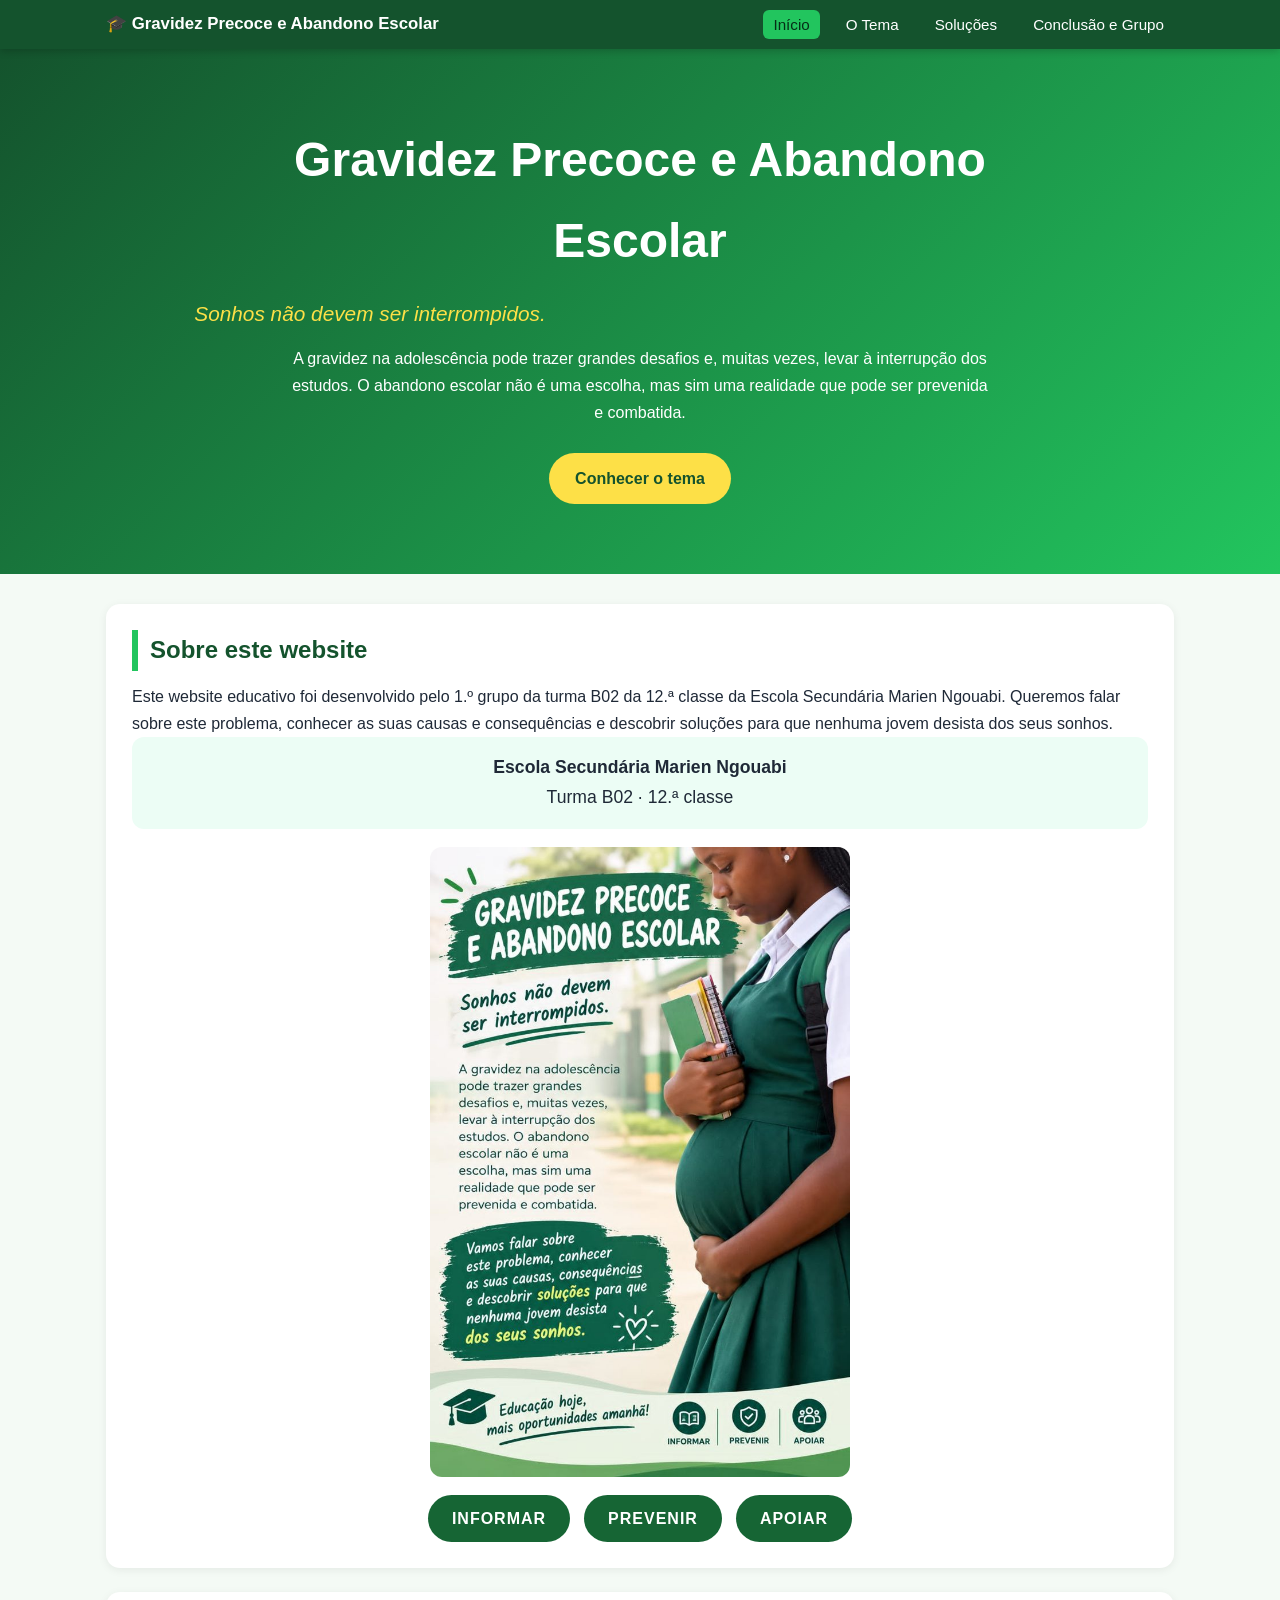
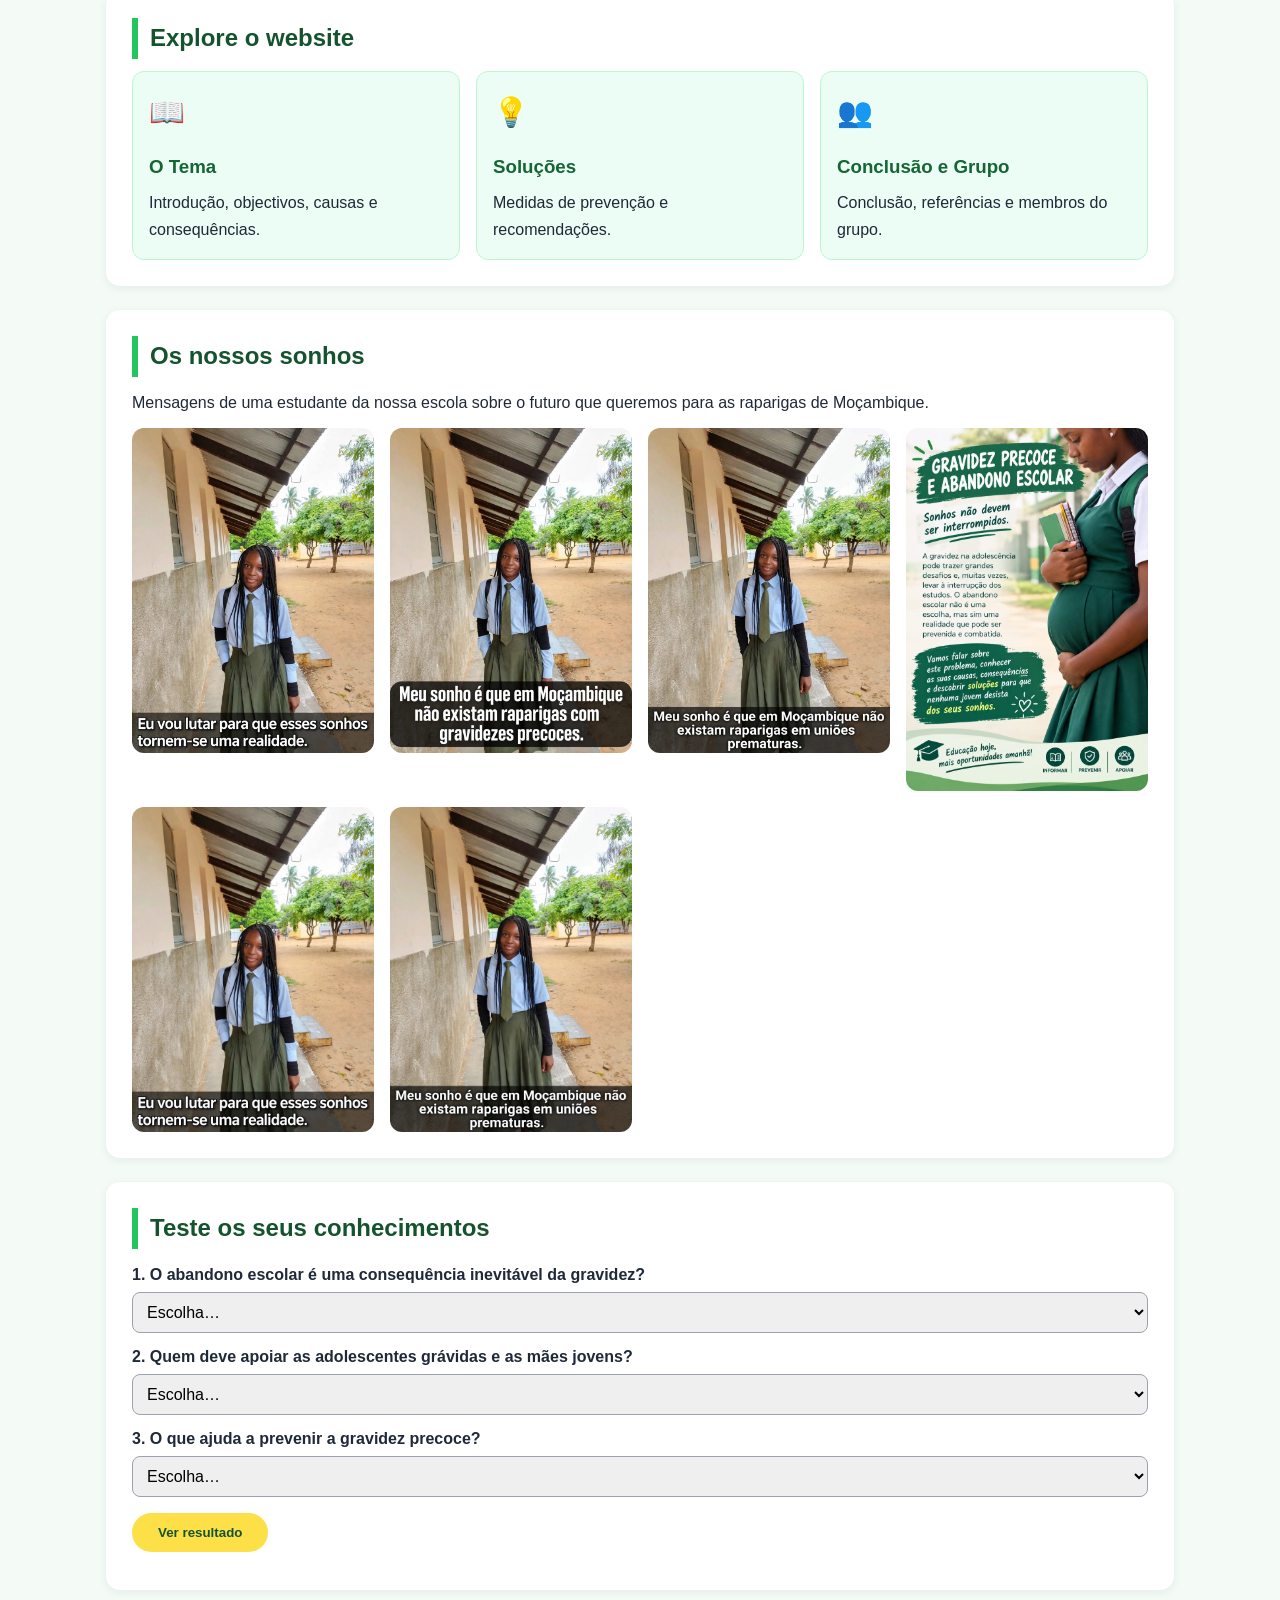
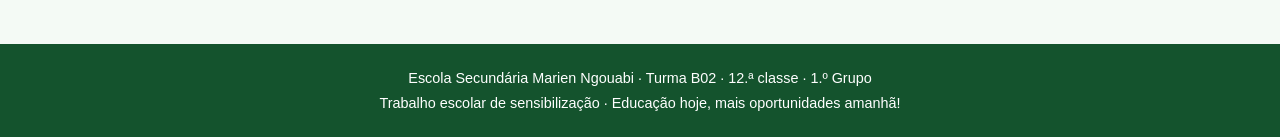
<file: index.html>
<!DOCTYPE html>
<html lang="pt">
<head>
<meta charset="UTF-8">
<meta name="viewport" content="width=device-width, initial-scale=1">
<title>Início | Gravidez Precoce e Abandono Escolar</title>
<link rel="stylesheet" href="style.css">
</head>
<body>
<header class="top"><div class="bar">
<div class="logo">🎓 Gravidez Precoce e Abandono Escolar</div>
<button id="menu" aria-label="Menu">☰</button>
<nav id="nav"><a href="index.html" class="on">Início</a><a href="tema.html" class="">O Tema</a><a href="solucoes.html" class="">Soluções</a><a href="sobre.html" class="">Conclusão e Grupo</a></nav>
</div></header>

<div class="hero">
<h1>Gravidez Precoce e Abandono Escolar</h1>
<p class="sub">Sonhos não devem ser interrompidos.</p>
<p>A gravidez na adolescência pode trazer grandes desafios e, muitas vezes, levar à interrupção dos estudos. O abandono escolar não é uma escolha, mas sim uma realidade que pode ser prevenida e combatida.</p>
<a class="btn" href="tema.html">Conhecer o tema</a>
</div>
<main>
<section>
<h2>Sobre este website</h2>
<p>Este website educativo foi desenvolvido pelo 1.º grupo da turma B02 da 12.ª classe da Escola Secundária Marien Ngouabi. Queremos falar sobre este problema, conhecer as suas causas e consequências e descobrir soluções para que nenhuma jovem desista dos seus sonhos.</p>
<div class="school"><b>Escola Secundária Marien Ngouabi</b><br>Turma B02 · 12.ª classe</div>
<img src="img/cartaz.jpg" alt="Cartaz de sensibilização: Gravidez precoce e abandono escolar" style="width:100%;max-width:420px;display:block;margin:18px auto;border-radius:12px">
<div class="pillars"><span class="pill">INFORMAR</span><span class="pill">PREVENIR</span><span class="pill">APOIAR</span></div>
</section>
<section>
<h2>Explore o website</h2>
<div class="grid">
<a class="card" href="tema.html" style="text-decoration:none;color:inherit"><div class="ic">📖</div><h3>O Tema</h3><p>Introdução, objectivos, causas e consequências.</p></a>
<a class="card" href="solucoes.html" style="text-decoration:none;color:inherit"><div class="ic">💡</div><h3>Soluções</h3><p>Medidas de prevenção e recomendações.</p></a>
<a class="card" href="sobre.html" style="text-decoration:none;color:inherit"><div class="ic">👥</div><h3>Conclusão e Grupo</h3><p>Conclusão, referências e membros do grupo.</p></a>
</div>
</section>
<section id="sonhos">
<h2>Os nossos sonhos</h2>
<p>Mensagens de uma estudante da nossa escola sobre o futuro que queremos para as raparigas de Moçambique.</p>
<div class="grid" id="galeria">
<img src="img/foto1.jpg" alt="Eu vou lutar para que esses sonhos tornem-se uma realidade" style="width:100%;border-radius:12px">
<img src="img/foto2.jpg" alt="Meu sonho é que em Moçambique não existam raparigas com gravidezes precoces" style="width:100%;border-radius:12px">
<img src="img/foto3.jpg" alt="Meu sonho é que em Moçambique não existam raparigas em uniões prematuras" style="width:100%;border-radius:12px">
<img src="img/foto6.jpg" alt="Eu vou lutar para que esses sonhos tornem-se uma realidade" style="width:100%;border-radius:12px">
<img src="img/foto7.jpg" alt="Meu sonho é que em Moçambique não existam raparigas em uniões prematuras" style="width:100%;border-radius:12px">
<img src="img/foto8.jpg" alt="Estudante da Escola Secundária Marien Ngouabi" style="width:100%;border-radius:12px">
</div>
</section>
<section>
<h2>Teste os seus conhecimentos</h2>
<form id="quiz">
<label>1. O abandono escolar é uma consequência inevitável da gravidez?</label>
<select name="q1"><option value="">Escolha…</option><option value="n">Não, com apoio é possível continuar a estudar</option><option value="s">Sim, sempre</option></select>
<label>2. Quem deve apoiar as adolescentes grávidas e as mães jovens?</label>
<select name="q2"><option value="">Escolha…</option><option value="t">Família, escola e comunidade</option><option value="n">Ninguém</option></select>
<label>3. O que ajuda a prevenir a gravidez precoce?</label>
<select name="q3"><option value="">Escolha…</option><option value="i">Informação correcta e diálogo familiar</option><option value="s">Silêncio sobre o assunto</option></select>
<button class="btn" type="submit">Ver resultado</button>
<div id="res"></div>
</form>
</section>
</main>

<footer>
Escola Secundária Marien Ngouabi · Turma B02 · 12.ª classe · 1.º Grupo<br>
Trabalho escolar de sensibilização · Educação hoje, mais oportunidades amanhã!
</footer>
<script src="script.js"></script>
</body>
</html>
</file>
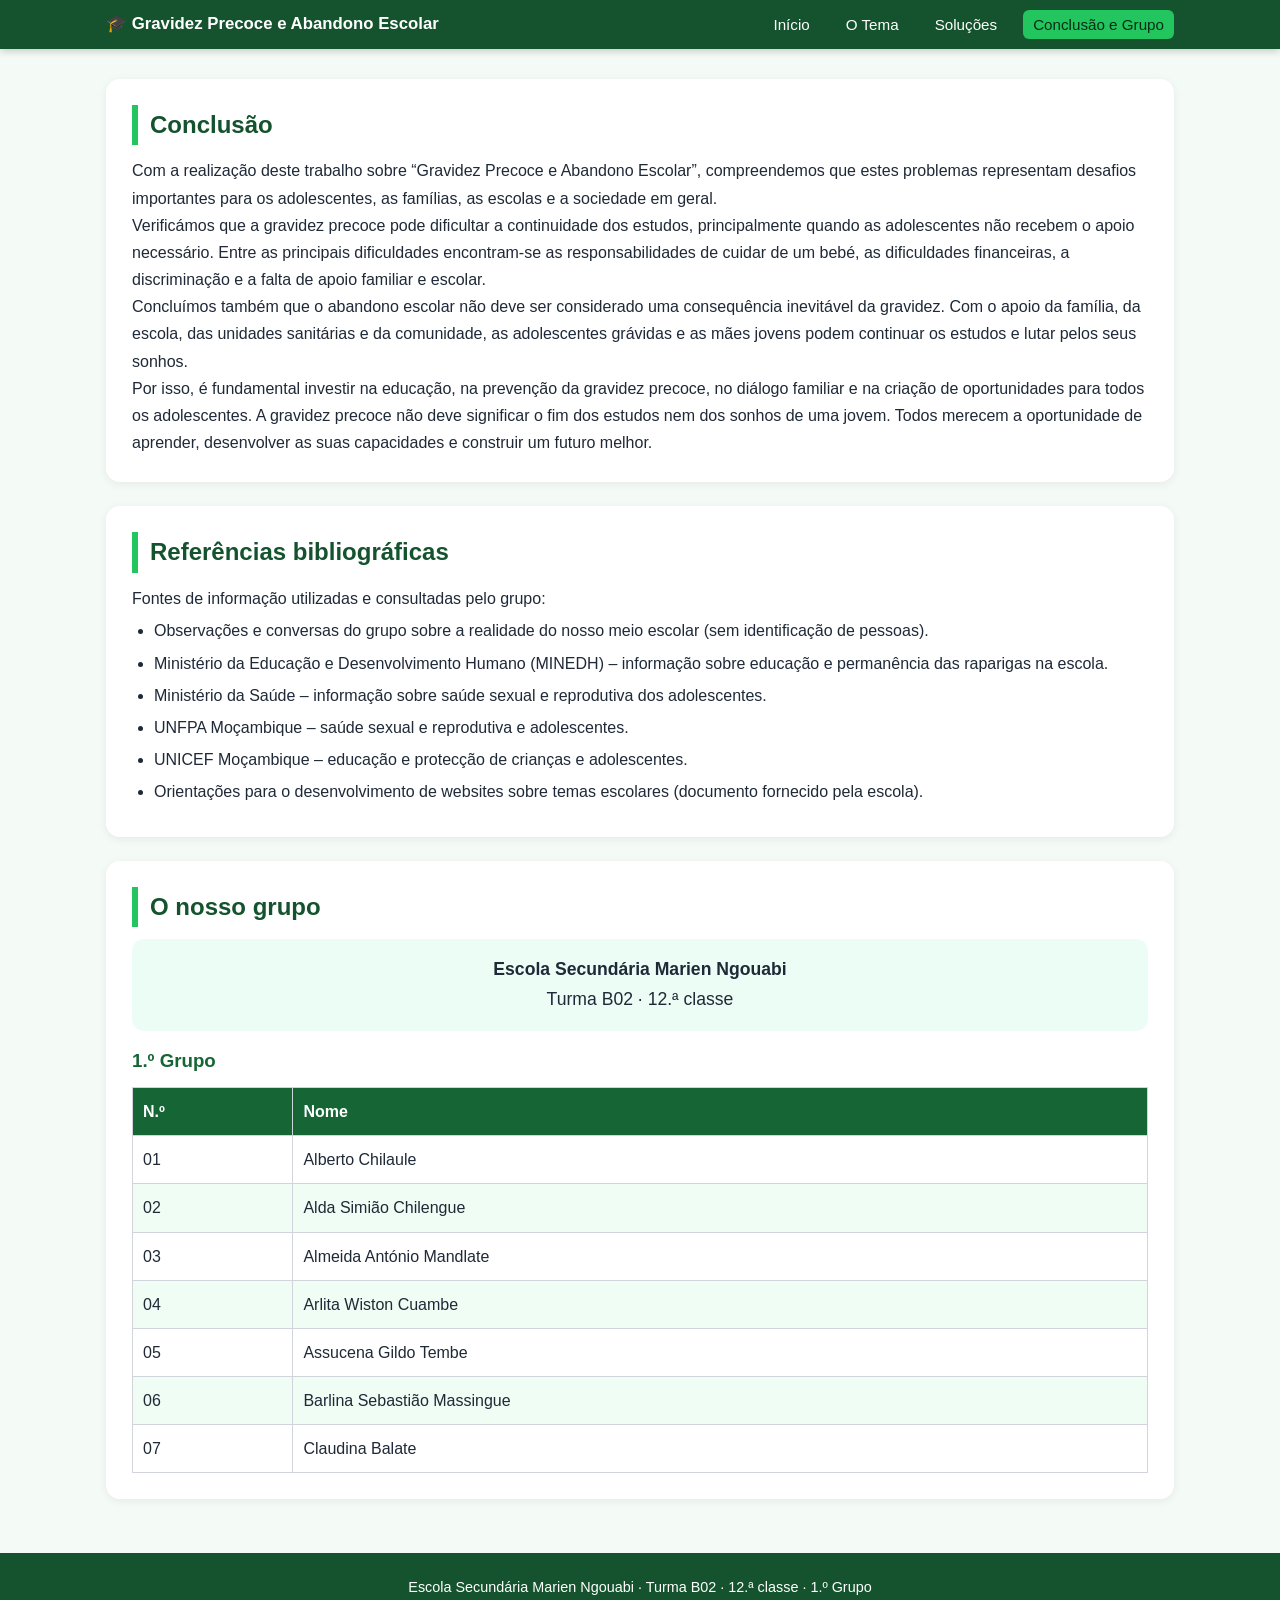
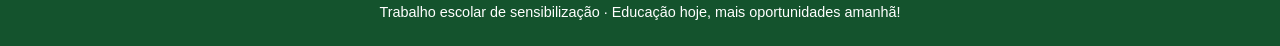
<file: sobre.html>
<!DOCTYPE html>
<html lang="pt">
<head>
<meta charset="UTF-8">
<meta name="viewport" content="width=device-width, initial-scale=1">
<title>Conclusão e Grupo | Gravidez Precoce e Abandono Escolar</title>
<link rel="stylesheet" href="style.css">
</head>
<body>
<header class="top"><div class="bar">
<div class="logo">🎓 Gravidez Precoce e Abandono Escolar</div>
<button id="menu" aria-label="Menu">☰</button>
<nav id="nav"><a href="index.html" class="">Início</a><a href="tema.html" class="">O Tema</a><a href="solucoes.html" class="">Soluções</a><a href="sobre.html" class="on">Conclusão e Grupo</a></nav>
</div></header>

<main>
<section id="conclusao">
<h2>Conclusão</h2>
<p>Com a realização deste trabalho sobre “Gravidez Precoce e Abandono Escolar”, compreendemos que estes problemas representam desafios importantes para os adolescentes, as famílias, as escolas e a sociedade em geral.</p>
<p>Verificámos que a gravidez precoce pode dificultar a continuidade dos estudos, principalmente quando as adolescentes não recebem o apoio necessário. Entre as principais dificuldades encontram-se as responsabilidades de cuidar de um bebé, as dificuldades financeiras, a discriminação e a falta de apoio familiar e escolar.</p>
<p>Concluímos também que o abandono escolar não deve ser considerado uma consequência inevitável da gravidez. Com o apoio da família, da escola, das unidades sanitárias e da comunidade, as adolescentes grávidas e as mães jovens podem continuar os estudos e lutar pelos seus sonhos.</p>
<p>Por isso, é fundamental investir na educação, na prevenção da gravidez precoce, no diálogo familiar e na criação de oportunidades para todos os adolescentes. A gravidez precoce não deve significar o fim dos estudos nem dos sonhos de uma jovem. Todos merecem a oportunidade de aprender, desenvolver as suas capacidades e construir um futuro melhor.</p>
</section>

<section id="referencias">
<h2>Referências bibliográficas</h2>
<p>Fontes de informação utilizadas e consultadas pelo grupo:</p>
<ul>
<li>Observações e conversas do grupo sobre a realidade do nosso meio escolar (sem identificação de pessoas).</li>
<li>Ministério da Educação e Desenvolvimento Humano (MINEDH) – informação sobre educação e permanência das raparigas na escola.</li>
<li>Ministério da Saúde – informação sobre saúde sexual e reprodutiva dos adolescentes.</li>
<li>UNFPA Moçambique – saúde sexual e reprodutiva e adolescentes.</li>
<li>UNICEF Moçambique – educação e protecção de crianças e adolescentes.</li>
<li>Orientações para o desenvolvimento de websites sobre temas escolares (documento fornecido pela escola).</li>
</ul>
</section>

<section id="grupo">
<h2>O nosso grupo</h2>
<div class="school"><b>Escola Secundária Marien Ngouabi</b><br>Turma B02 · 12.ª classe</div>
<h3>1.º Grupo</h3>
<table><thead><tr><th>N.º</th><th>Nome</th></tr></thead><tbody><tr><td>01</td><td>Alberto Chilaule</td></tr><tr><td>02</td><td>Alda Simião Chilengue</td></tr><tr><td>03</td><td>Almeida António Mandlate</td></tr><tr><td>04</td><td>Arlita Wiston Cuambe</td></tr><tr><td>05</td><td>Assucena Gildo Tembe</td></tr><tr><td>06</td><td>Barlina Sebastião Massingue</td></tr><tr><td>07</td><td>Claudina Balate</td></tr></tbody></table>
</section>
</main>

<footer>
Escola Secundária Marien Ngouabi · Turma B02 · 12.ª classe · 1.º Grupo<br>
Trabalho escolar de sensibilização · Educação hoje, mais oportunidades amanhã!
</footer>
<script src="script.js"></script>
</body>
</html>
</file>
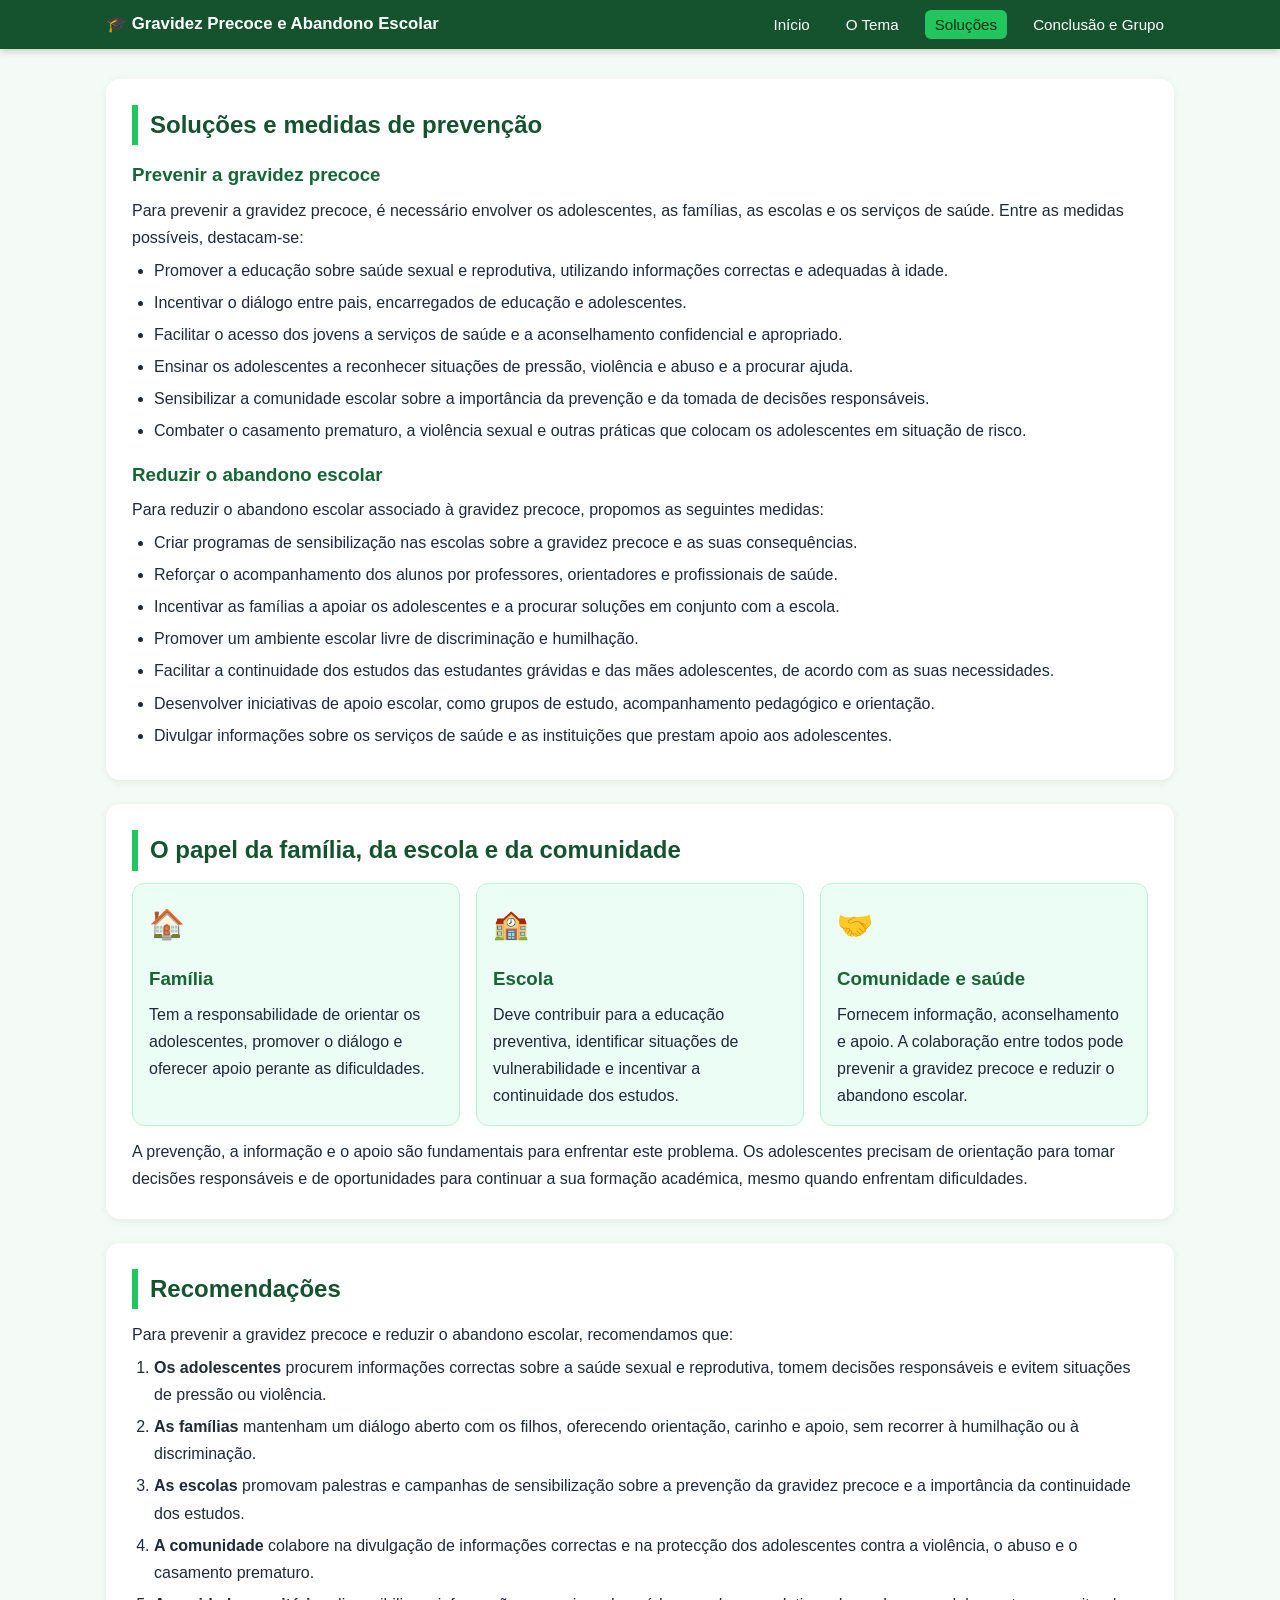
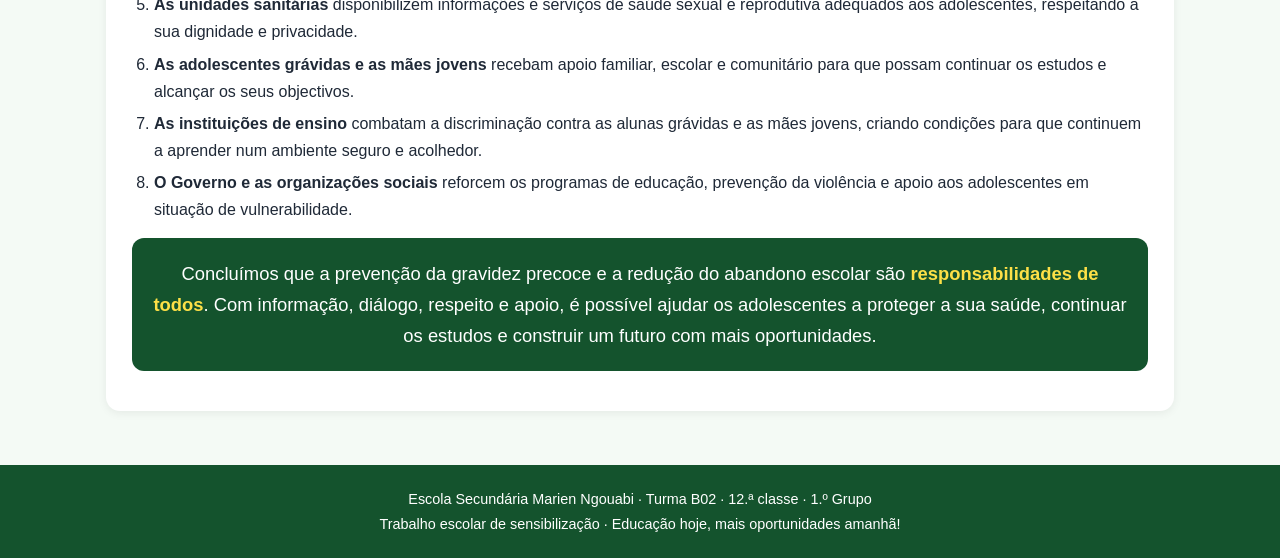
<file: solucoes.html>
<!DOCTYPE html>
<html lang="pt">
<head>
<meta charset="UTF-8">
<meta name="viewport" content="width=device-width, initial-scale=1">
<title>Soluções | Gravidez Precoce e Abandono Escolar</title>
<link rel="stylesheet" href="style.css">
</head>
<body>
<header class="top"><div class="bar">
<div class="logo">🎓 Gravidez Precoce e Abandono Escolar</div>
<button id="menu" aria-label="Menu">☰</button>
<nav id="nav"><a href="index.html" class="">Início</a><a href="tema.html" class="">O Tema</a><a href="solucoes.html" class="on">Soluções</a><a href="sobre.html" class="">Conclusão e Grupo</a></nav>
</div></header>

<main>
<section id="prevencao">
<h2>Soluções e medidas de prevenção</h2>
<h3>Prevenir a gravidez precoce</h3>
<p>Para prevenir a gravidez precoce, é necessário envolver os adolescentes, as famílias, as escolas e os serviços de saúde. Entre as medidas possíveis, destacam-se:</p>
<ul>
<li>Promover a educação sobre saúde sexual e reprodutiva, utilizando informações correctas e adequadas à idade.</li>
<li>Incentivar o diálogo entre pais, encarregados de educação e adolescentes.</li>
<li>Facilitar o acesso dos jovens a serviços de saúde e a aconselhamento confidencial e apropriado.</li>
<li>Ensinar os adolescentes a reconhecer situações de pressão, violência e abuso e a procurar ajuda.</li>
<li>Sensibilizar a comunidade escolar sobre a importância da prevenção e da tomada de decisões responsáveis.</li>
<li>Combater o casamento prematuro, a violência sexual e outras práticas que colocam os adolescentes em situação de risco.</li>
</ul>
<h3>Reduzir o abandono escolar</h3>
<p>Para reduzir o abandono escolar associado à gravidez precoce, propomos as seguintes medidas:</p>
<ul>
<li>Criar programas de sensibilização nas escolas sobre a gravidez precoce e as suas consequências.</li>
<li>Reforçar o acompanhamento dos alunos por professores, orientadores e profissionais de saúde.</li>
<li>Incentivar as famílias a apoiar os adolescentes e a procurar soluções em conjunto com a escola.</li>
<li>Promover um ambiente escolar livre de discriminação e humilhação.</li>
<li>Facilitar a continuidade dos estudos das estudantes grávidas e das mães adolescentes, de acordo com as suas necessidades.</li>
<li>Desenvolver iniciativas de apoio escolar, como grupos de estudo, acompanhamento pedagógico e orientação.</li>
<li>Divulgar informações sobre os serviços de saúde e as instituições que prestam apoio aos adolescentes.</li>
</ul>
</section>

<section id="papel">
<h2>O papel da família, da escola e da comunidade</h2>
<div class="grid">
<div class="card"><div class="ic">🏠</div><h3>Família</h3><p>Tem a responsabilidade de orientar os adolescentes, promover o diálogo e oferecer apoio perante as dificuldades.</p></div>
<div class="card"><div class="ic">🏫</div><h3>Escola</h3><p>Deve contribuir para a educação preventiva, identificar situações de vulnerabilidade e incentivar a continuidade dos estudos.</p></div>
<div class="card"><div class="ic">🤝</div><h3>Comunidade e saúde</h3><p>Fornecem informação, aconselhamento e apoio. A colaboração entre todos pode prevenir a gravidez precoce e reduzir o abandono escolar.</p></div>
</div>
<p style="margin-top:12px">A prevenção, a informação e o apoio são fundamentais para enfrentar este problema. Os adolescentes precisam de orientação para tomar decisões responsáveis e de oportunidades para continuar a sua formação académica, mesmo quando enfrentam dificuldades.</p>
</section>

<section id="recomendacoes">
<h2>Recomendações</h2>
<p>Para prevenir a gravidez precoce e reduzir o abandono escolar, recomendamos que:</p>
<ol>
<li><b>Os adolescentes</b> procurem informações correctas sobre a saúde sexual e reprodutiva, tomem decisões responsáveis e evitem situações de pressão ou violência.</li>
<li><b>As famílias</b> mantenham um diálogo aberto com os filhos, oferecendo orientação, carinho e apoio, sem recorrer à humilhação ou à discriminação.</li>
<li><b>As escolas</b> promovam palestras e campanhas de sensibilização sobre a prevenção da gravidez precoce e a importância da continuidade dos estudos.</li>
<li><b>A comunidade</b> colabore na divulgação de informações correctas e na protecção dos adolescentes contra a violência, o abuso e o casamento prematuro.</li>
<li><b>As unidades sanitárias</b> disponibilizem informações e serviços de saúde sexual e reprodutiva adequados aos adolescentes, respeitando a sua dignidade e privacidade.</li>
<li><b>As adolescentes grávidas e as mães jovens</b> recebam apoio familiar, escolar e comunitário para que possam continuar os estudos e alcançar os seus objectivos.</li>
<li><b>As instituições de ensino</b> combatam a discriminação contra as alunas grávidas e as mães jovens, criando condições para que continuem a aprender num ambiente seguro e acolhedor.</li>
<li><b>O Governo e as organizações sociais</b> reforcem os programas de educação, prevenção da violência e apoio aos adolescentes em situação de vulnerabilidade.</li>
</ol>
<div class="quote">Concluímos que a prevenção da gravidez precoce e a redução do abandono escolar são <b>responsabilidades de todos</b>. Com informação, diálogo, respeito e apoio, é possível ajudar os adolescentes a proteger a sua saúde, continuar os estudos e construir um futuro com mais oportunidades.</div>
</section>
</main>

<footer>
Escola Secundária Marien Ngouabi · Turma B02 · 12.ª classe · 1.º Grupo<br>
Trabalho escolar de sensibilização · Educação hoje, mais oportunidades amanhã!
</footer>
<script src="script.js"></script>
</body>
</html>
</file>
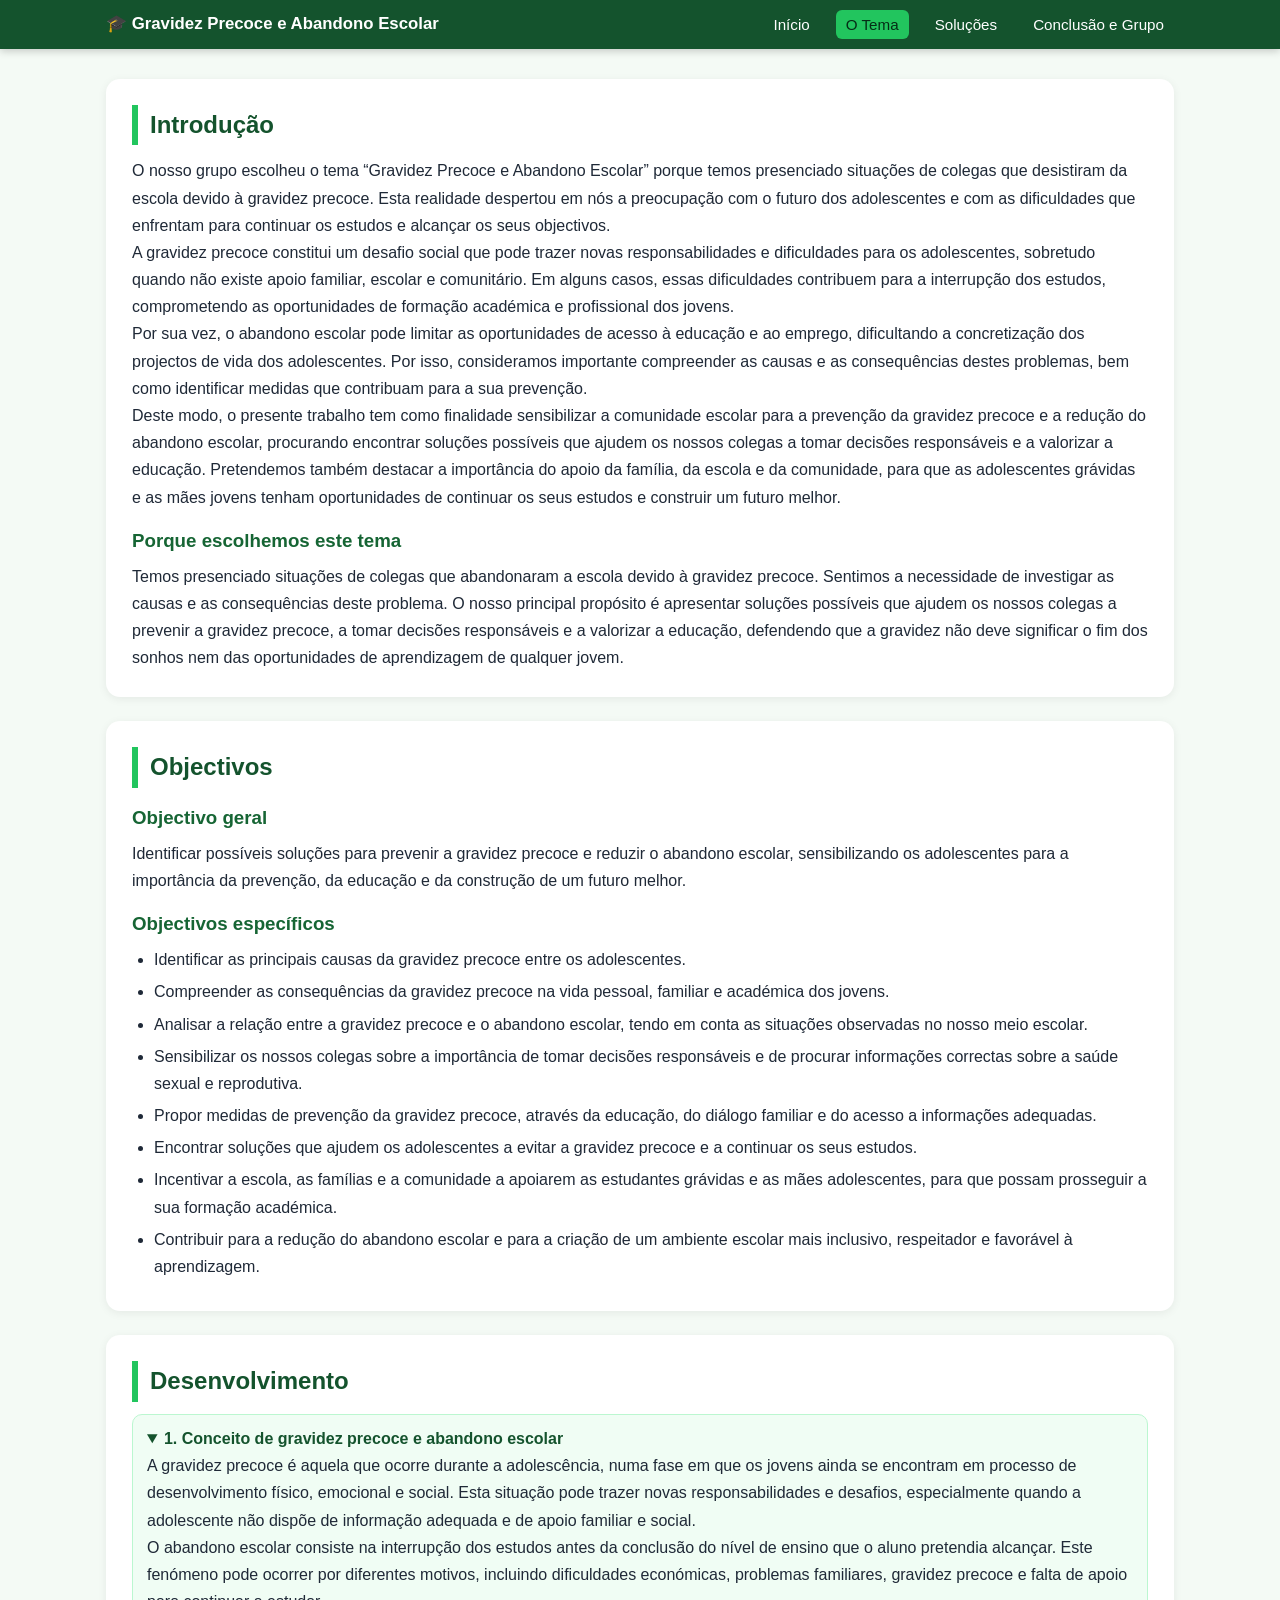
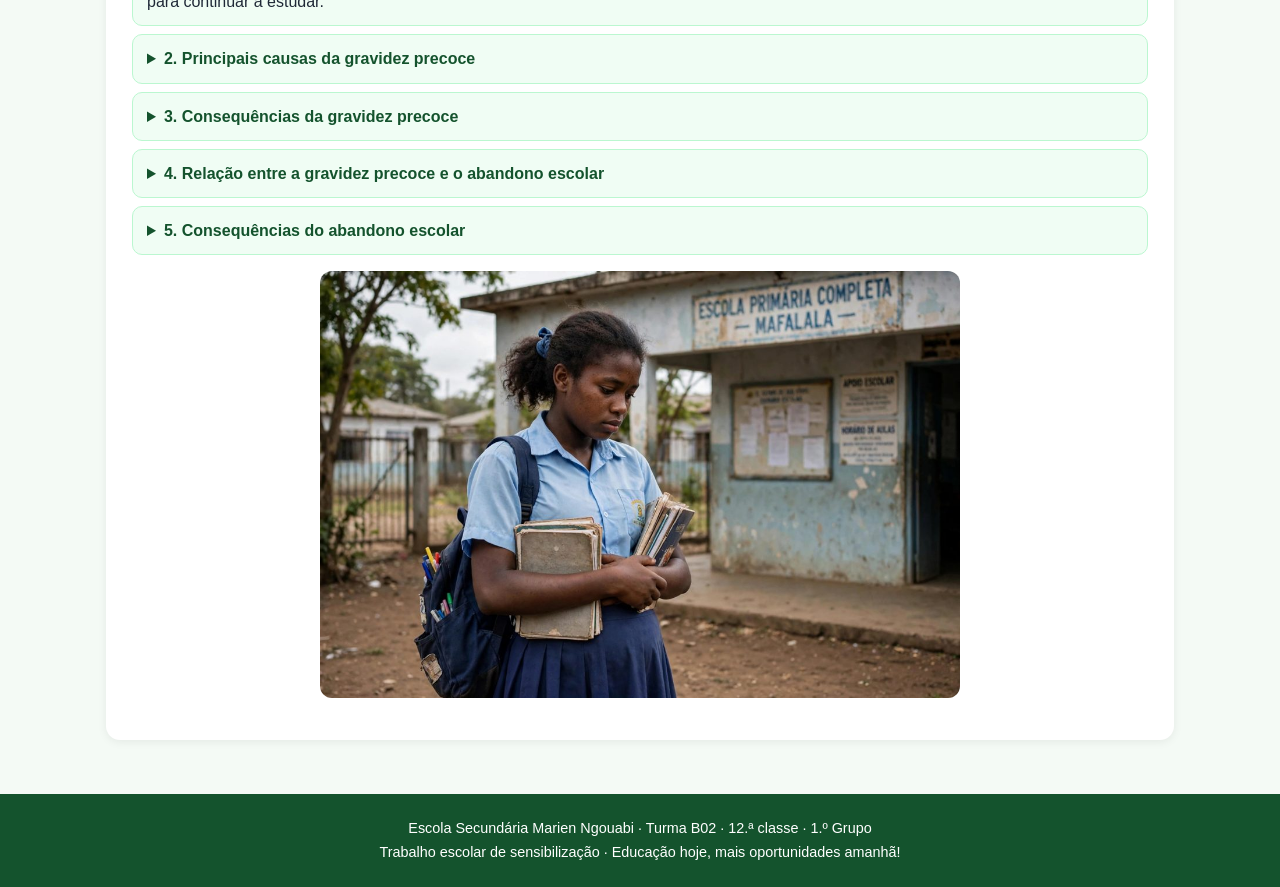
<file: tema.html>
<!DOCTYPE html>
<html lang="pt">
<head>
<meta charset="UTF-8">
<meta name="viewport" content="width=device-width, initial-scale=1">
<title>O Tema | Gravidez Precoce e Abandono Escolar</title>
<link rel="stylesheet" href="style.css">
</head>
<body>
<header class="top"><div class="bar">
<div class="logo">🎓 Gravidez Precoce e Abandono Escolar</div>
<button id="menu" aria-label="Menu">☰</button>
<nav id="nav"><a href="index.html" class="">Início</a><a href="tema.html" class="on">O Tema</a><a href="solucoes.html" class="">Soluções</a><a href="sobre.html" class="">Conclusão e Grupo</a></nav>
</div></header>

<main>
<section id="introducao">
<h2>Introdução</h2>
<p>O nosso grupo escolheu o tema “Gravidez Precoce e Abandono Escolar” porque temos presenciado situações de colegas que desistiram da escola devido à gravidez precoce. Esta realidade despertou em nós a preocupação com o futuro dos adolescentes e com as dificuldades que enfrentam para continuar os estudos e alcançar os seus objectivos.</p>
<p>A gravidez precoce constitui um desafio social que pode trazer novas responsabilidades e dificuldades para os adolescentes, sobretudo quando não existe apoio familiar, escolar e comunitário. Em alguns casos, essas dificuldades contribuem para a interrupção dos estudos, comprometendo as oportunidades de formação académica e profissional dos jovens.</p>
<p>Por sua vez, o abandono escolar pode limitar as oportunidades de acesso à educação e ao emprego, dificultando a concretização dos projectos de vida dos adolescentes. Por isso, consideramos importante compreender as causas e as consequências destes problemas, bem como identificar medidas que contribuam para a sua prevenção.</p>
<p>Deste modo, o presente trabalho tem como finalidade sensibilizar a comunidade escolar para a prevenção da gravidez precoce e a redução do abandono escolar, procurando encontrar soluções possíveis que ajudem os nossos colegas a tomar decisões responsáveis e a valorizar a educação. Pretendemos também destacar a importância do apoio da família, da escola e da comunidade, para que as adolescentes grávidas e as mães jovens tenham oportunidades de continuar os seus estudos e construir um futuro melhor.</p>
<h3>Porque escolhemos este tema</h3>
<p>Temos presenciado situações de colegas que abandonaram a escola devido à gravidez precoce. Sentimos a necessidade de investigar as causas e as consequências deste problema. O nosso principal propósito é apresentar soluções possíveis que ajudem os nossos colegas a prevenir a gravidez precoce, a tomar decisões responsáveis e a valorizar a educação, defendendo que a gravidez não deve significar o fim dos sonhos nem das oportunidades de aprendizagem de qualquer jovem.</p>
</section>

<section id="objectivos">
<h2>Objectivos</h2>
<h3>Objectivo geral</h3>
<p>Identificar possíveis soluções para prevenir a gravidez precoce e reduzir o abandono escolar, sensibilizando os adolescentes para a importância da prevenção, da educação e da construção de um futuro melhor.</p>
<h3>Objectivos específicos</h3>
<ul>
<li>Identificar as principais causas da gravidez precoce entre os adolescentes.</li>
<li>Compreender as consequências da gravidez precoce na vida pessoal, familiar e académica dos jovens.</li>
<li>Analisar a relação entre a gravidez precoce e o abandono escolar, tendo em conta as situações observadas no nosso meio escolar.</li>
<li>Sensibilizar os nossos colegas sobre a importância de tomar decisões responsáveis e de procurar informações correctas sobre a saúde sexual e reprodutiva.</li>
<li>Propor medidas de prevenção da gravidez precoce, através da educação, do diálogo familiar e do acesso a informações adequadas.</li>
<li>Encontrar soluções que ajudem os adolescentes a evitar a gravidez precoce e a continuar os seus estudos.</li>
<li>Incentivar a escola, as famílias e a comunidade a apoiarem as estudantes grávidas e as mães adolescentes, para que possam prosseguir a sua formação académica.</li>
<li>Contribuir para a redução do abandono escolar e para a criação de um ambiente escolar mais inclusivo, respeitador e favorável à aprendizagem.</li>
</ul>
</section>

<section id="desenvolvimento">
<h2>Desenvolvimento</h2>
<details open><summary>1. Conceito de gravidez precoce e abandono escolar</summary>
<p>A gravidez precoce é aquela que ocorre durante a adolescência, numa fase em que os jovens ainda se encontram em processo de desenvolvimento físico, emocional e social. Esta situação pode trazer novas responsabilidades e desafios, especialmente quando a adolescente não dispõe de informação adequada e de apoio familiar e social.</p>
<p>O abandono escolar consiste na interrupção dos estudos antes da conclusão do nível de ensino que o aluno pretendia alcançar. Este fenómeno pode ocorrer por diferentes motivos, incluindo dificuldades económicas, problemas familiares, gravidez precoce e falta de apoio para continuar a estudar.</p></details>

<details><summary>2. Principais causas da gravidez precoce</summary>
<ul>
<li><b>Falta de informação:</b> alguns adolescentes não possuem conhecimentos suficientes sobre a saúde sexual e reprodutiva e sobre a prevenção da gravidez.</li>
<li><b>Pressão social e dos parceiros:</b> alguns jovens podem sentir-se pressionados a iniciar relações sexuais sem estarem preparados.</li>
<li><b>Dificuldades de comunicação familiar:</b> a falta de diálogo entre pais e filhos pode dificultar o esclarecimento de dúvidas e a procura de orientação.</li>
<li><b>Condições económicas desfavoráveis:</b> a pobreza e a dependência financeira podem aumentar a vulnerabilidade de alguns adolescentes.</li>
<li><b>Violência e abuso sexual:</b> situações de violência sexual também podem resultar em gravidez na adolescência e exigem protecção e apoio adequados.</li>
</ul></details>

<details><summary>3. Consequências da gravidez precoce</summary>
<p>A gravidez durante a adolescência pode trazer consequências para diferentes áreas da vida dos jovens. No âmbito escolar, a adolescente pode enfrentar dificuldades para frequentar as aulas, realizar trabalhos e preparar-se para os exames devido às consultas de saúde, às responsabilidades familiares e aos cuidados com o bebé.</p>
<p>No âmbito social e emocional, pode enfrentar discriminação, críticas, isolamento e preocupações relacionadas com o futuro. Na área da saúde, a gravidez na adolescência exige acompanhamento adequado, pois pode apresentar riscos que devem ser avaliados pelos profissionais de saúde.</p>
<p>Contudo, estas dificuldades não significam que todas as adolescentes grávidas terão os mesmos problemas. Com acompanhamento de saúde e apoio familiar e escolar, é possível reduzir obstáculos e favorecer a continuidade dos estudos.</p></details>

<details><summary>4. Relação entre a gravidez precoce e o abandono escolar</summary>
<p>A gravidez precoce pode contribuir para o abandono escolar quando a adolescente enfrenta dificuldades para conciliar os estudos com a gravidez e, posteriormente, com os cuidados da criança. A falta de recursos financeiros, o preconceito, a ausência de apoio familiar e as dificuldades de acesso à escola podem agravar esta situação.</p>
<p>Em alguns casos, a estudante pode sentir-se obrigada a interromper os estudos para cuidar do bebé ou ajudar nas despesas familiares. Noutros, pode afastar-se da escola por medo de críticas ou por não encontrar condições adequadas para continuar a frequentar as aulas.</p>
<p>É importante reconhecer que o abandono escolar não é uma consequência inevitável da gravidez. A criação de condições de apoio e a promoção de um ambiente escolar inclusivo podem ajudar as adolescentes grávidas e as mães jovens a prosseguir os seus estudos.</p></details>

<details><summary>5. Consequências do abandono escolar</summary>
<p>O abandono escolar pode afectar o futuro dos adolescentes, limitando as suas oportunidades de formação e de acesso ao emprego. A interrupção dos estudos pode também dificultar a aquisição de conhecimentos e competências necessários para a autonomia financeira e para a participação activa na sociedade.</p>
<p>Além disso, quando os jovens deixam a escola sem concluir a sua formação, podem enfrentar maiores dificuldades para concretizar os seus projectos de vida. Por essa razão, prevenir o abandono escolar é importante para o desenvolvimento individual, familiar e social.</p></details>
<img src="img/escola.jpg" alt="Ilustração: estudante com livros à porta da escola" style="width:100%;max-width:640px;display:block;margin:16px auto;border-radius:12px">
</section>
</main>

<footer>
Escola Secundária Marien Ngouabi · Turma B02 · 12.ª classe · 1.º Grupo<br>
Trabalho escolar de sensibilização · Educação hoje, mais oportunidades amanhã!
</footer>
<script src="script.js"></script>
</body>
</html>
</file>
<file: style.css>
:root{--g1:#14532d;--g2:#166534;--g3:#22c55e;--bg:#f4faf5;--ink:#1f2937;--y:#fde047}
*{box-sizing:border-box;margin:0;padding:0}
body{font-family:'Segoe UI',Arial,sans-serif;color:var(--ink);background:var(--bg);line-height:1.7}
header.top{background:var(--g1);color:#fff;position:sticky;top:0;z-index:10;box-shadow:0 2px 8px #0003}
.bar{max-width:1100px;margin:auto;display:flex;align-items:center;justify-content:space-between;padding:10px 16px;flex-wrap:wrap}
.logo{font-weight:700;font-size:1.05rem}
nav a{color:#fff;text-decoration:none;margin-left:16px;padding:6px 10px;border-radius:6px;font-size:.95rem}
nav a:hover,nav a.on{background:var(--g3);color:#052e16}
#menu{display:none;background:none;border:1px solid #fff;color:#fff;font-size:1.3rem;padding:2px 10px;border-radius:6px}
.hero{background:linear-gradient(135deg,#14532d,#22c55e);color:#fff;text-align:center;padding:70px 20px}
.hero h1{font-size:clamp(1.8rem,5vw,3rem);max-width:800px;margin:auto}
.hero p.sub{font-size:1.3rem;font-style:italic;margin:14px 0;color:var(--y)}
.hero p{max-width:700px;margin:10px auto}
.btn{display:inline-block;background:var(--y);color:#14532d;padding:12px 26px;border-radius:30px;text-decoration:none;font-weight:700;margin-top:16px}
main{max-width:1100px;margin:auto;padding:30px 16px}
section{background:#fff;border-radius:14px;padding:26px;margin-bottom:24px;box-shadow:0 2px 10px #0001}
h2{color:var(--g1);margin-bottom:12px;border-left:6px solid var(--g3);padding-left:12px}
h3{color:var(--g2);margin:14px 0 6px}
ul,ol{margin-left:22px}
li{margin:5px 0}
.grid{display:grid;grid-template-columns:repeat(auto-fit,minmax(240px,1fr));gap:16px;margin-top:12px}
.card{background:#ecfdf5;border:1px solid #bbf7d0;border-radius:12px;padding:16px}
.card .ic{font-size:1.8rem}
.quote{background:var(--g1);color:#fff;border-radius:12px;padding:20px;font-size:1.15rem;text-align:center;margin:14px 0}
.quote b{color:var(--y)}
.pillars{display:flex;gap:14px;flex-wrap:wrap;justify-content:center;margin-top:14px}
.pill{background:var(--g2);color:#fff;border-radius:40px;padding:10px 24px;font-weight:700;letter-spacing:1px}
.stats{display:grid;grid-template-columns:repeat(auto-fit,minmax(200px,1fr));gap:14px;margin-top:12px}
.stat{text-align:center;background:#f0fdf4;border-radius:12px;padding:16px;border:2px dashed var(--g3)}
.stat .n{font-size:2rem;font-weight:800;color:var(--g2)}
table{width:100%;border-collapse:collapse;margin-top:10px}
th,td{padding:10px;border:1px solid #d1d5db;text-align:left}
th{background:var(--g2);color:#fff}
tr:nth-child(even){background:#f0fdf4}
.school{background:#ecfdf5;border-radius:12px;padding:16px;text-align:center;font-size:1.1rem}
details{background:#f0fdf4;border:1px solid #bbf7d0;border-radius:10px;padding:10px 14px;margin:8px 0}
summary{cursor:pointer;font-weight:700;color:var(--g1)}
form label{display:block;margin:10px 0 4px;font-weight:600}
form select,form input,form textarea{width:100%;padding:10px;border:1px solid #9ca3af;border-radius:8px;font:inherit}
form button{margin-top:12px;border:0;cursor:pointer}
#res{margin-top:12px;font-weight:700;color:var(--g2)}
footer{background:var(--g1);color:#fff;text-align:center;padding:22px 16px;font-size:.9rem}
@media(max-width:760px){#menu{display:block}nav{display:none;width:100%;flex-direction:column;margin-top:8px}nav.open{display:flex}nav a{margin:3px 0}}
</file>
